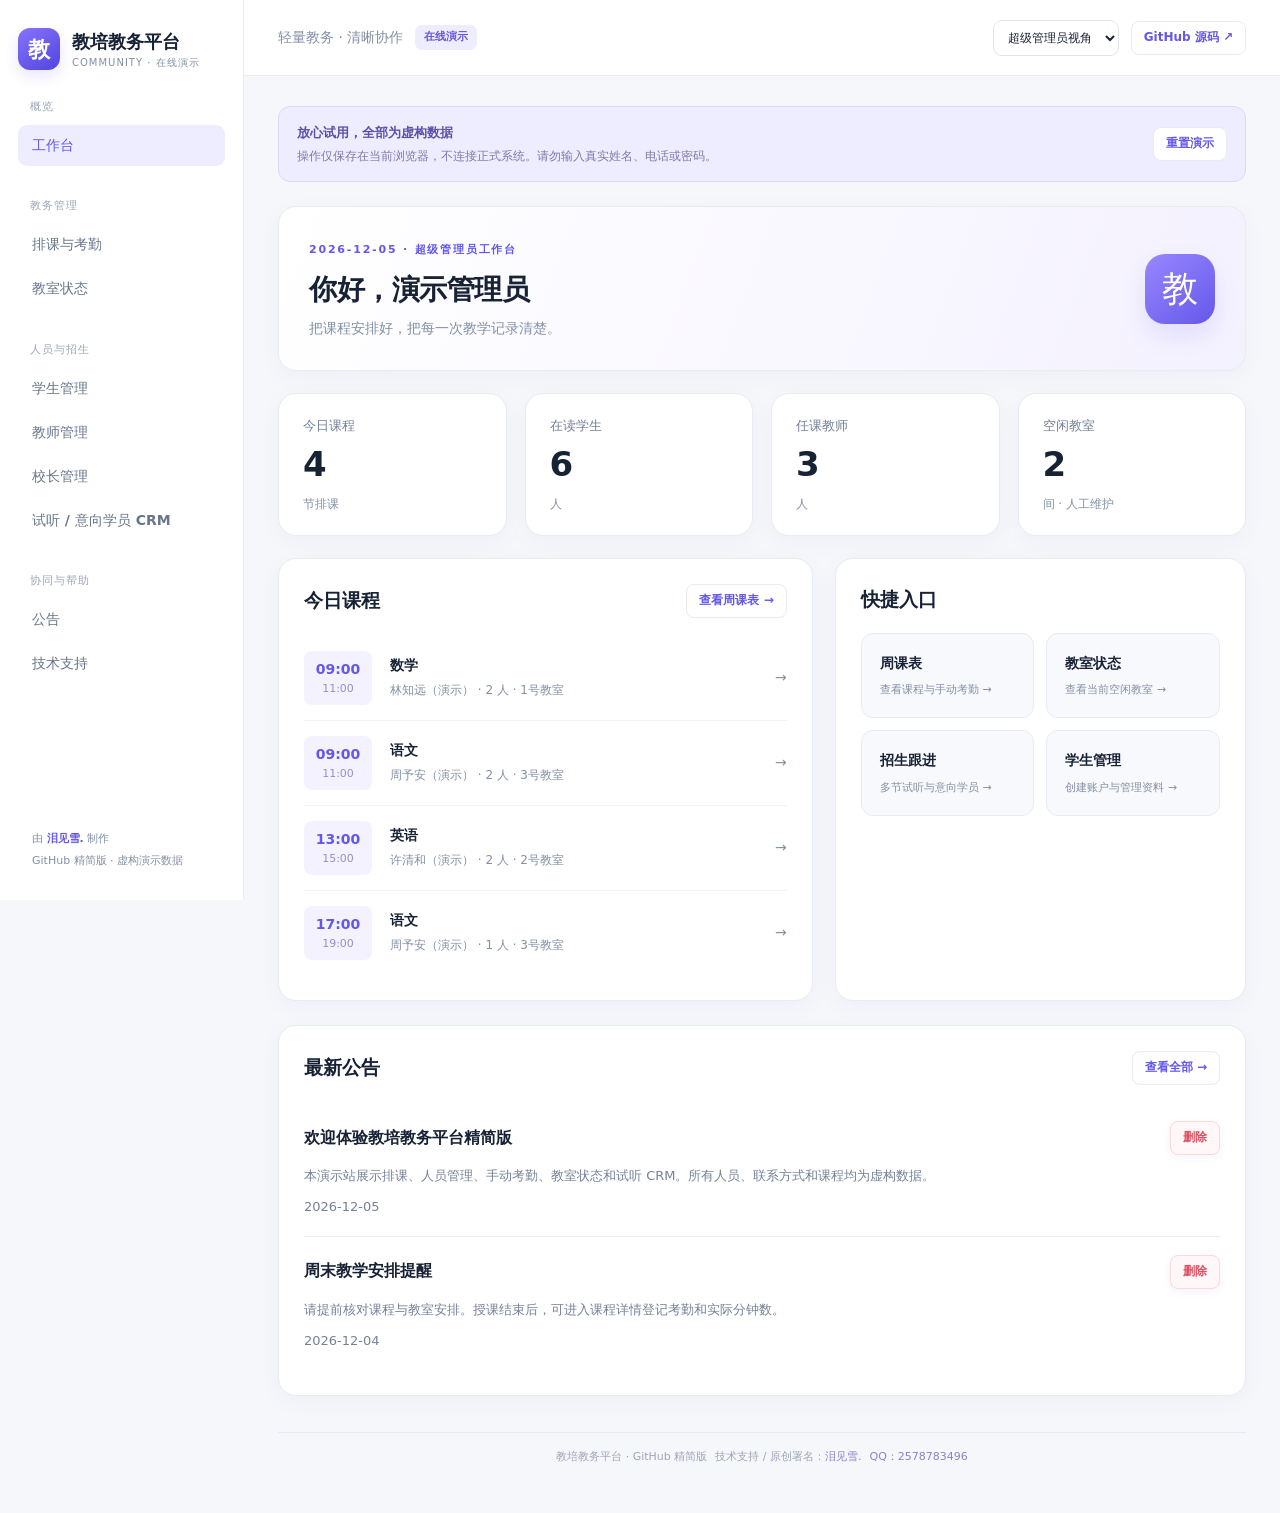
<file: docs/demo/index.html>
<!doctype html>
<html lang="zh-CN">
<head>
  <meta charset="utf-8">
  <meta name="viewport" content="width=device-width, initial-scale=1">
  <meta name="description" content="教培教务平台精简版在线演示：排课、手动考勤、人员管理、试听 CRM 和教室状态。全部为虚构数据，作者：泪见雪。">
  <meta name="theme-color" content="#6357ed">
  <title>在线演示 · 教培教务平台</title>
  <link rel="icon" type="image/svg+xml" href="./assets/favicon.svg">
  <link rel="stylesheet" href="./assets/lite.css">
  <link rel="stylesheet" href="./assets/demo.css?v=20261020-2">
  <script type="module" src="./assets/app.mjs"></script>
</head>
<body>
  <a class="skip-link" href="#view">跳到主要内容</a>
  <aside class="sidebar" id="sidebar" aria-label="主导航">
    <a class="brand" href="#home"><span class="brand-icon">教</span><span>教培教务平台<small>COMMUNITY · 在线演示</small></span></a>
    <nav id="navigation"></nav>
    <div class="sidebar-credit">由 <a href="http://154.36.185.225/" target="_blank" rel="noopener noreferrer">泪见雪.</a> 制作<br>GitHub 精简版 · 虚构演示数据</div>
  </aside>
  <header class="topbar">
    <div class="topbar-title"><button class="button small secondary menu-button" id="menu-toggle" aria-label="打开导航" aria-expanded="false" aria-controls="sidebar">☰</button><span class="subtle">轻量教务 · 清晰协作</span><span class="badge purple">在线演示</span></div>
    <div class="topbar-user"><label class="sr-only" for="role">切换演示角色</label><select id="role" aria-label="切换演示角色"><option value="admin">超级管理员视角</option><option value="principal">校长视角</option><option value="teacher">教师视角</option><option value="student">学生视角</option></select><a class="button small secondary repo-link" href="https://github.com/Hanszhaozilong/education-platform-lite" target="_blank" rel="noopener noreferrer">GitHub 源码 ↗</a></div>
  </header>
  <main>
    <div class="demo-banner"><div><strong>放心试用，全部为虚构数据</strong><p>操作仅保存在当前浏览器，不连接正式系统。请勿输入真实姓名、电话或密码。</p></div><button class="button small secondary" data-action="reset">重置演示</button></div>
    <div id="view" tabindex="-1"></div>
    <footer class="footer">教培教务平台 · GitHub 精简版<span>技术支持 / 原创署名：<a href="http://154.36.185.225/" target="_blank" rel="noopener noreferrer">泪见雪.</a></span><a href="#support">QQ：2578783496</a></footer>
  </main>
  <dialog id="dialog" aria-labelledby="dialog-title"></dialog>
  <div id="toast" class="toast" role="status" aria-live="polite"></div>
  <noscript><p class="card">请启用 JavaScript 后体验演示。也可以在 <a href="https://github.com/Hanszhaozilong/education-platform-lite">GitHub 仓库</a>查看截图和源码。</p></noscript>
</body>
</html>
</file>
<file: docs/demo/assets/lite.css>
/* Education Platform Lite · Author: 泪见雪. · http://154.36.185.225/ */
:root {
  --primary: #6357ed;
  --primary-dark: #5143d8;
  --bg: #f6f7fb;
  --text: #182235;
  --muted: #8290a4;
  --line: #e7ebf3;
  --radius: 18px;
  --shadow: 0 6px 24px rgba(26, 42, 76, 0.035);
}
* {
  box-sizing: border-box;
}
body {
  margin: 0;
  background: var(--bg);
  color: var(--text);
  font-family: Inter, "Microsoft YaHei", "PingFang SC", system-ui, sans-serif;
  font-size: 14px;
  line-height: 1.65;
}
a {
  color: var(--primary);
  text-decoration: none;
}
a:hover {
  color: var(--primary-dark);
}
button,
input,
select,
textarea {
  font: inherit;
}
button,
a,
input,
select,
textarea {
  outline-offset: 4px;
}
button {
  cursor: pointer;
}
h1,
h2,
h3,
p {
  margin: 0;
}
h1 {
  font-size: 28px;
  line-height: 1.4;
  letter-spacing: -0.5px;
}
h2 {
  font-size: 19px;
}
h3 {
  font-size: 16px;
}
small {
  font-size: 12px;
}
p.subtle {
  margin-top: 8px;
}
.subtle {
  color: var(--muted);
}
.sidebar {
  position: fixed;
  inset: 0 auto 0 0;
  width: 244px;
  background: #fff;
  border-right: 1px solid var(--line);
  padding: 28px 18px;
  display: flex;
  flex-direction: column;
  overflow: auto;
  z-index: 4;
}
.brand {
  display: flex;
  align-items: center;
  gap: 12px;
  color: var(--text);
  font-size: 18px;
  font-weight: 750;
  line-height: 1.5;
}
.brand small {
  display: block;
  color: var(--muted);
  font-size: 10px;
  font-weight: 500;
  letter-spacing: 1px;
}
.brand-icon {
  display: grid;
  place-items: center;
  color: #fff;
  background: linear-gradient(145deg, #8774fa, #5245e0);
  box-shadow: 0 6px 14px #6357ed26;
  border-radius: 12px;
  width: 42px;
  height: 42px;
  font-size: 22px;
  flex-shrink: 0;
}
.nav-label {
  font-size: 11px;
  color: #9da7b6;
  letter-spacing: 1px;
  margin: 28px 12px 9px;
}
.nav-link {
  color: #68768a;
  padding: 9px 14px;
  border-radius: 9px;
  margin-bottom: 3px;
  font-weight: 550;
}
.nav-link:hover,
.nav-link.active {
  background: #eeedff;
  color: var(--primary);
}
.sidebar-credit {
  margin-top: auto;
  padding: 30px 14px 0;
  font-size: 11px;
  color: var(--muted);
  line-height: 2;
}
.sidebar-credit a {
  font-weight: 700;
}
.topbar {
  position: sticky;
  top: 0;
  margin-left: 244px;
  min-height: 76px;
  border-bottom: 1px solid var(--line);
  background: #fffffff2;
  backdrop-filter: blur(12px);
  display: flex;
  justify-content: space-between;
  align-items: center;
  padding: 14px 34px;
  z-index: 3;
}
.topbar-user {
  display: flex;
  align-items: center;
  gap: 12px;
}
.topbar-user > a {
  color: var(--text);
  font-weight: 650;
}
.avatar {
  height: 32px;
  width: 32px;
  display: grid;
  place-items: center;
  border-radius: 50%;
  background: #eeedff;
  color: var(--primary);
  font-weight: 700;
}
main {
  margin-left: 244px;
  padding: 30px 34px 20px;
  max-width: 1800px;
}
.card {
  background: #fff;
  border: 1px solid var(--line);
  border-radius: var(--radius);
  padding: 25px;
  box-shadow: var(--shadow);
}
.spaced {
  margin-top: 24px;
}
.page-heading {
  display: flex;
  align-items: center;
  justify-content: space-between;
  gap: 20px;
  margin-bottom: 25px;
}
.page-heading .eyebrow {
  margin-bottom: 8px;
  display: block;
}
.eyebrow {
  font-size: 11px;
  font-weight: 750;
  letter-spacing: 1.8px;
  color: var(--primary);
}
.button {
  display: inline-flex;
  align-items: center;
  justify-content: center;
  gap: 6px;
  min-height: 44px;
  white-space: nowrap;
  border: 1px solid transparent;
  border-radius: 10px;
  padding: 10px 18px;
  background: var(--primary);
  color: #fff;
  font-weight: 650;
  box-shadow: 0 3px 8px #6357ed12;
}
.button:hover {
  background: var(--primary-dark);
  color: #fff;
}
.button.secondary {
  border-color: var(--line);
  background: #fff;
  color: var(--primary);
  box-shadow: none;
}
.button.secondary:hover {
  background: #f5f3ff;
  border-color: #cdc7ff;
}
.button.small {
  min-height: 34px;
  font-size: 12px;
  padding: 6px 12px;
  border-radius: 8px;
}
.button.danger {
  color: #de5364;
  border-color: #f7d9de;
  background: #fff7f8;
}
.button.full {
  width: 100%;
}
.button-group {
  display: flex;
  gap: 8px;
}
.welcome {
  display: flex;
  justify-content: space-between;
  align-items: center;
  background: linear-gradient(110deg, #fff, #f4f1ff);
  padding: 30px;
}
.welcome h1 {
  margin-top: 10px;
}
.welcome-mark {
  width: 70px;
  height: 70px;
  border-radius: 20px;
  display: grid;
  place-items: center;
  color: #fff;
  background: linear-gradient(140deg, #9987ff, #6558e9);
  font-size: 36px;
  box-shadow: 0 12px 24px #6357ed20;
}
.stats {
  display: grid;
  grid-template-columns: repeat(auto-fit, minmax(160px, 1fr));
  gap: 18px;
  margin: 22px 0;
}
.stat > span {
  color: #738096;
  font-size: 13px;
}
.stat strong {
  display: block;
  font-size: 34px;
  line-height: 1.6;
}
.stat small {
  color: var(--muted);
}
.two-columns {
  display: grid;
  grid-template-columns: 1.3fr 1fr;
  gap: 22px;
}
.section-heading {
  display: flex;
  justify-content: space-between;
  align-items: center;
  gap: 14px;
  margin-bottom: 18px;
}
.lesson-row {
  display: flex;
  gap: 18px;
  align-items: center;
  color: var(--text);
  padding: 15px 0;
  border-bottom: 1px solid #f1f3f8;
}
.lesson-row:last-child {
  border-bottom: 0;
}
.lesson-row p {
  color: var(--muted);
  font-size: 12px;
  margin-top: 4px;
}
.time-chip {
  color: var(--primary);
  font-weight: 700;
  line-height: 1.6;
  width: 68px;
  padding: 7px;
  border-radius: 8px;
  background: #f4f2ff;
  text-align: center;
}
.time-chip small {
  display: block;
  font-weight: 400;
  font-size: 11px;
  color: #968eca;
}
.row-arrow {
  margin-left: auto;
  color: var(--muted);
}
.shortcuts {
  display: grid;
  grid-template-columns: 1fr 1fr;
  gap: 12px;
}
.shortcuts > a {
  padding: 18px;
  background: #f8f9fd;
  border: 1px solid var(--line);
  border-radius: 12px;
  font-weight: 650;
  color: var(--text);
}
.shortcuts span {
  display: block;
  font-size: 11px;
  color: var(--muted);
  font-weight: 400;
  margin-top: 6px;
}
.shortcuts > a:hover {
  border-color: #cfc9ff;
  background: #f6f4ff;
}
.empty {
  text-align: center;
  padding: 48px 20px;
  color: var(--muted);
}
.badge {
  display: inline-block;
  padding: 3px 9px;
  border-radius: 7px;
  font-size: 11px;
  font-weight: 650;
  white-space: nowrap;
  margin: 2px 0;
}
.purple,
.new {
  background: #eeedff;
  color: #6658d8;
}
.free,
.converted {
  background: #e2f8ec;
  color: #27854d;
}
.occupied,
.trial {
  background: #e8f0ff;
  color: #3a68b4;
}
.maintenance,
.lost {
  background: #fff2d4;
  color: #a77b21;
}
.notice {
  padding: 18px 0;
  border-bottom: 1px solid var(--line);
}
.notice:last-child {
  border-bottom: 0;
}
.notice p {
  margin-top: 10px;
  color: #758197;
  font-size: 13px;
}
.preserve {
  white-space: pre-wrap;
  overflow-wrap: anywhere;
}
.filterbar {
  display: flex;
  gap: 12px;
  align-items: center;
  margin-bottom: 20px;
  flex-wrap: wrap;
}
.filterbar input {
  width: auto;
  min-width: 150px;
  flex: 0 1 260px;
}
.compact .filterbar,
.calendar-toolbar .filterbar {
  margin: 0;
}
.table-wrap {
  overflow: auto;
}
table {
  width: 100%;
  border-collapse: collapse;
  font-size: 13px;
}
th {
  text-align: left;
  color: #8490a3;
  background: #f8f9fc;
  font-size: 11px;
  font-weight: 650;
  padding: 14px 16px;
  white-space: nowrap;
}
td {
  padding: 20px 16px;
  border-bottom: 1px solid #edf0f5;
  vertical-align: middle;
}
td small {
  display: block;
  color: var(--muted);
  margin-top: 5px;
}
td input[type="number"] {
  width: 110px;
}
tr:last-child td {
  border-bottom: 0;
}
.note-cell {
  max-width: 270px;
  white-space: pre-wrap;
  overflow-wrap: anywhere;
  color: #758197;
  font-size: 12px;
}
.note-cell p {
  margin-top: 6px;
}
.form-card {
  max-width: 1000px;
}
.form-card h2 {
  margin-bottom: 18px;
}
.form-grid {
  display: grid;
  grid-template-columns: 1fr 1fr;
  gap: 22px;
}
.wide {
  grid-column: 1/-1;
}
label {
  display: block;
  color: #465267;
  font-weight: 600;
  font-size: 13px;
}
label > input,
label > select,
label > textarea {
  margin-top: 8px;
}
input:not([type="checkbox"]):not([type="hidden"]),
select,
textarea {
  width: 100%;
  min-height: 44px;
  background: #fff;
  border: 1px solid #dfe5ef;
  border-radius: 9px;
  padding: 10px 13px;
  color: var(--text);
}
input::placeholder,
textarea::placeholder {
  color: #a5adba;
}
input:focus,
select:focus,
textarea:focus {
  border-color: var(--primary);
  outline: 3px solid #6357ed15;
}
textarea {
  resize: vertical;
}
input[type="checkbox"] {
  accent-color: var(--primary);
  width: 16px;
  height: 16px;
  flex-shrink: 0;
}
fieldset {
  border: 1px solid var(--line);
  border-radius: 12px;
  padding: 18px;
}
legend {
  padding: 0 8px;
  font-size: 13px;
  font-weight: 650;
}
.check-grid {
  display: flex;
  flex-wrap: wrap;
  gap: 10px;
}
.check-option {
  display: flex;
  align-items: center;
  gap: 8px;
  border: 1px solid var(--line);
  border-radius: 8px;
  padding: 8px 12px;
  font-weight: 500;
}
.check-option small {
  color: var(--muted);
  font-size: 10px;
}
.form-actions {
  display: flex;
  justify-content: flex-end;
  gap: 12px;
  margin-top: 26px;
}
.hint {
  font-size: 12px;
  color: var(--muted);
  line-height: 1.9;
  margin-top: 16px;
}
.calendar-toolbar {
  display: flex;
  align-items: center;
  justify-content: space-between;
  gap: 16px;
  flex-wrap: wrap;
  margin-bottom: 24px;
}
.calendar-toolbar input {
  font-size: 12px;
  min-height: 34px;
  padding: 6px 10px;
}
.week-grid {
  display: grid;
  grid-template-columns: repeat(7, minmax(112px, 1fr));
  gap: 12px;
  overflow: auto;
  padding-bottom: 6px;
}
.day-column {
  background: #f8f9fc;
  border: 1px solid var(--line);
  border-radius: 12px;
  min-height: 340px;
  padding: 12px;
}
.day-heading {
  text-align: center;
  border-bottom: 1px solid #e5e9f2;
  padding: 0 0 14px;
  margin-bottom: 14px;
}
.day-heading small {
  display: block;
  color: var(--muted);
  font-size: 11px;
  margin-top: 3px;
}
.calendar-event {
  display: block;
  border: 1px solid #e3dcff;
  border-left: 3px solid #9b8ff6;
  background: #f2eeff;
  border-radius: 8px;
  padding: 10px;
  color: #584aa1;
  margin-bottom: 12px;
}
.calendar-event:hover {
  background: #e9e2ff;
  color: #514096;
}
.calendar-event > span {
  display: block;
  font-size: 10px;
  font-weight: 650;
  margin-bottom: 6px;
}
.calendar-event p {
  font-size: 11px;
  margin-top: 5px;
}
.calendar-event small {
  font-size: 10px;
  color: #9a90ba;
}
.day-empty {
  text-align: center;
  color: #adb5c3;
  font-size: 11px;
  margin-top: 46px;
}
.room-grid {
  display: grid;
  grid-template-columns: repeat(auto-fill, minmax(260px, 1fr));
  gap: 20px;
  margin-top: 22px;
}
.room .section-heading h2 {
  font-size: 19px;
}
.room-description {
  color: var(--muted);
  min-height: 50px;
  font-size: 12px;
}
.room label {
  margin-bottom: 15px;
}
.inline-label {
  display: flex;
  align-items: center;
  gap: 15px;
}
.inline-label input {
  margin: 0;
}
.trial-info {
  margin-bottom: 10px;
  white-space: nowrap;
  font-size: 12px;
}
.trial-info small {
  margin-top: 3px;
}
.action-stack {
  display: flex;
  flex-wrap: wrap;
  gap: 8px;
  max-width: 220px;
}
.action-stack form {
  display: inline-flex;
}
.alert {
  padding: 14px 18px;
  border: 1px solid var(--line);
  border-radius: 10px;
  background: #fff;
  margin-bottom: 20px;
  font-size: 13px;
}
.alert.success {
  background: #eaf9ef;
  border-color: #c1ead0;
  color: #258549;
}
.alert.error {
  background: #fff1f3;
  border-color: #f2c8d0;
  color: #b44052;
}
.alert.info {
  background: #edf2ff;
  color: #506db3;
}
dialog {
  border: 1px solid var(--line);
  border-radius: 22px;
  padding: 30px;
  width: min(780px, calc(100vw - 32px));
  max-height: 90vh;
  overflow: auto;
  box-shadow: 0 20px 100px #13213e26;
}
dialog::backdrop {
  background: #1f293766;
  backdrop-filter: blur(3px);
}
.dialog-heading {
  display: flex;
  justify-content: space-between;
  align-items: center;
  gap: 20px;
  margin-bottom: 24px;
}
.dialog-heading h2 {
  margin-top: 5px;
}
.close {
  font-size: 25px;
  line-height: 1;
  border: 0;
  background: none;
  color: #8e9aae;
  padding: 5px;
}
.trial-form {
  display: grid;
  grid-template-columns: 1fr 1fr;
  gap: 15px;
  border: 1px solid var(--line);
  padding: 18px;
  border-radius: 12px;
  margin-bottom: 14px;
}
.trial-form > button {
  justify-self: end;
  align-self: end;
}
.support-card {
  display: grid;
  grid-template-columns: 1fr 300px;
  gap: 50px;
  align-items: center;
  max-width: 1000px;
}
.author-name {
  font-size: 40px;
  letter-spacing: -1px;
  margin: 22px 0 6px;
}
.contacts {
  display: grid;
  grid-template-columns: 70px 1fr;
  gap: 16px 20px;
  margin: 30px 0;
}
.contacts dt {
  color: var(--muted);
}
.contacts dd {
  margin: 0;
  font-weight: 650;
}
.support-card figure {
  margin: 0;
  text-align: center;
}
.support-card img {
  width: 100%;
  height: auto;
  display: block;
  border: 1px solid var(--line);
  border-radius: 14px;
}
.support-card figcaption {
  color: var(--muted);
  font-size: 11px;
  margin-top: 12px;
}
.footer {
  display: flex;
  flex-wrap: wrap;
  justify-content: center;
  gap: 16px;
  color: #9ca6b6;
  font-size: 11px;
  margin: 36px 0 12px;
  padding: 15px;
  border-top: 1px solid var(--line);
}
.footer a {
  color: #8c80c7;
}
.guest {
  background:
    radial-gradient(ellipse at 90% 0, #e9e4ff, transparent 50%), #f6f7fb;
}
.guest main {
  margin: 0;
  max-width: 1250px;
  margin-inline: auto;
  padding: 35px 24px;
}
.login-wrap {
  max-width: 470px;
  margin: 30px auto 60px;
}
.login-brand {
  margin: 0 0 30px;
  font-size: 22px;
}
.login-brand .brand-icon {
  width: 52px;
  height: 52px;
  font-size: 28px;
}
.login-brand small {
  font-size: 12px;
  letter-spacing: 0;
}
.login-card {
  padding: 38px;
}
.login-card h1 {
  margin: 12px 0;
}
.login-card .subtle {
  font-size: 13px;
}
.login-card form {
  margin-top: 28px;
}
.login-card label {
  margin-bottom: 22px;
}
.login-card input {
  background: #f9fafc;
}
.login-card .button {
  margin-top: 6px;
}
.login-help {
  margin-top: 20px;
  font-size: 11px;
  color: #96a0b1;
  text-align: center;
}
.error-card {
  max-width: 700px;
  margin: 50px auto;
  text-align: center;
  padding: 50px;
}
.error-card p {
  margin: 20px 0 30px;
}
.error-card .button {
  margin: 0 6px;
}
[hidden] {
  display: none !important;
}
@media (max-width: 1100px) {
  .sidebar {
    width: 208px;
  }
  .topbar,
  main {
    margin-left: 208px;
  }
  .topbar {
    padding: 14px 24px;
  }
  main {
    padding: 24px;
  }
  .topbar > .subtle {
    display: none;
  }
  .two-columns {
    grid-template-columns: 1fr;
  }
  .support-card {
    grid-template-columns: 1fr 240px;
    gap: 25px;
  }
}
@media (max-width: 760px) {
  .sidebar {
    position: relative;
    width: auto;
    padding: 18px;
    display: flex;
    flex-direction: row;
    align-items: center;
    flex-wrap: wrap;
    gap: 6px;
    border-bottom: 1px solid var(--line);
  }
  .sidebar .brand {
    width: 100%;
    margin-bottom: 12px;
  }
  .sidebar .nav-label,
  .sidebar-credit {
    display: none;
  }
  .nav-link {
    font-size: 12px;
    padding: 5px 10px;
  }
  .topbar {
    margin: 0;
    position: relative;
    padding: 12px 18px;
    min-height: 60px;
    justify-content: flex-end;
  }
  .topbar-user {
    gap: 8px;
    font-size: 12px;
  }
  .topbar-user .badge {
    font-size: 10px;
  }
  main {
    margin: 0;
    padding: 22px 16px;
  }
  h1 {
    font-size: 23px;
  }
  .page-heading {
    align-items: flex-start;
    flex-wrap: wrap;
  }
  .page-heading > .button {
    font-size: 12px;
  }
  .card {
    padding: 20px;
  }
  .stats {
    grid-template-columns: 1fr 1fr;
    gap: 12px;
  }
  .stat strong {
    font-size: 28px;
  }
  .welcome {
    padding: 24px;
  }
  .welcome-mark {
    width: 48px;
    height: 48px;
    font-size: 26px;
  }
  .form-grid {
    grid-template-columns: 1fr;
  }
  .wide {
    grid-column: auto;
  }
  .support-card {
    grid-template-columns: 1fr;
  }
  .support-card figure {
    max-width: 260px;
    margin: auto;
  }
  .contacts {
    font-size: 13px;
    gap: 12px;
  }
  .calendar-toolbar > strong {
    order: -1;
    width: 100%;
  }
  .calendar-toolbar {
    gap: 10px;
  }
  .calendar-toolbar .filterbar {
    width: 100%;
  }
  .trial-form {
    grid-template-columns: 1fr;
  }
  .login-wrap {
    margin-top: 10px;
  }
  .login-card {
    padding: 28px;
  }
  .footer {
    gap: 6px 12px;
  }
  .room-grid {
    grid-template-columns: 1fr;
  }
}

.calendar-toolbar .filterbar {
  flex-wrap: nowrap;
}
.calendar-toolbar .filterbar input:not([type="checkbox"]):not([type="hidden"]) {
  width: 160px;
  min-width: 160px;
}
.filterbar > input:not([type="checkbox"]):not([type="hidden"]) {
  width: 260px;
}

@media (min-width: 761px) {
  dialog .form-grid {
    gap: 12px;
  }
  dialog .spaced {
    margin-top: 16px;
  }
  dialog .dialog-heading {
    margin-bottom: 16px;
  }
  dialog .form-actions {
    margin-top: 16px;
  }
  .trial-form {
    grid-template-columns: 1fr 1.2fr 1.3fr auto;
    padding: 12px;
    gap: 12px;
  }
  .trial-form label {
    min-width: 0;
  }
}
</file>
<file: docs/demo/assets/demo.css>
/* Demo additions to the existing Lite design. Author: 泪见雪. */
html {scroll-behavior:smooth}body{overflow-wrap:anywhere}.sidebar nav{display:flex;flex-direction:column}.sidebar{gap:0}.topbar-title{display:flex;align-items:center;gap:12px}.topbar-user select{width:auto;max-width:190px;font-size:12px;min-height:36px;padding:6px 10px}.topbar-user{flex-wrap:wrap;justify-content:flex-end}.demo-banner{display:flex;gap:16px;justify-content:space-between;align-items:center;background:#eeedff;border:1px solid #dcd7ff;border-radius:12px;padding:14px 18px;margin-bottom:24px;color:#5c51a8}.demo-banner strong{font-size:13px}.demo-banner p{font-size:12px;margin-top:3px;color:#8178a9}.menu-button{display:none}.page-heading h1{font-size:25px}.page-heading .button-group{flex-wrap:wrap}.view-tabs{display:flex;gap:6px;flex-wrap:wrap;margin-bottom:20px}.view-tabs .active{background:var(--primary);color:#fff}.table-wrap td .button{margin:3px}.table-wrap td{max-width:340px}.person-name{display:flex;gap:10px;align-items:center;white-space:nowrap}.person-name .avatar{flex-shrink:0}.table-wrap .subtle{white-space:normal}.calendar-event{width:100%;text-align:left;font:inherit;cursor:pointer}.calendar-event strong{font-size:13px}.week-scroll{overflow:auto}.week-grid{min-width:900px;overflow:visible}.day-column.today{border-color:#b7adff;background:#f5f2ff}.day-column.today .day-heading{color:var(--primary)}.lesson-row{background:none;width:100%;border:0;border-bottom:1px solid #f1f3f8;font:inherit;text-align:left}.lesson-row strong{display:block}.stats .card{padding:20px 24px}.text-link{background:none;border:0;color:var(--primary);font:inherit;cursor:pointer}.details-grid{display:grid;grid-template-columns:1fr 1fr;gap:18px;padding:20px;background:#f8f9fc;border-radius:12px;margin-bottom:20px}.details-grid dt{color:var(--muted);font-size:12px}.details-grid dd{margin:4px 0 0;font-weight:600}.lesson-note{margin-bottom:22px}.status-present{background:#e2f8ec;color:#27854d}.status-absent{background:#fff1f3;color:#b44052}.status-leave,.status-late{background:#fff2d4;color:#a77b21}.modal-error{color:#b44052;background:#fff1f3;border-radius:8px;padding:10px 14px;margin-top:16px}.modal-error:empty{display:none}.form-grid .check-grid{margin-top:8px}.check-option{font-size:12px}.check-option input{margin:0}.trial-editor{border:1px solid var(--line);border-radius:12px;padding:16px;margin-bottom:12px}.trial-editor .form-grid{gap:14px}.trial-editor .button{margin-top:14px}.room-grid{margin-top:0}.room p{min-height:46px}.room .button{margin-top:18px}.notice .section-heading{margin:0}.support-layout{display:grid;grid-template-columns:1.2fr 1fr;gap:22px}.support-layout h2{margin-bottom:12px}.support-layout p{margin:12px 0}.support-contact{padding:18px;border:1px solid var(--line);border-radius:12px;margin-top:12px;display:flex;justify-content:space-between;align-items:center;gap:12px}.scope-list{padding-left:20px;color:#758197;line-height:2.1}.toast{position:fixed;bottom:28px;left:50%;transform:translateX(-50%);max-width:calc(100vw - 32px);padding:12px 22px;background:#252b40;color:#fff;border-radius:10px;z-index:20;box-shadow:0 8px 30px #18223530;opacity:0;pointer-events:none;transition:opacity .15s}.toast.visible{opacity:1}.sr-only{position:absolute;width:1px;height:1px;padding:0;margin:-1px;overflow:hidden;clip:rect(0,0,0,0);white-space:nowrap;border:0}.skip-link{position:fixed;top:-70px;left:20px;z-index:30;background:#fff;padding:12px;border:2px solid var(--primary)}.skip-link:focus{top:10px}.empty .button{margin-top:16px}button:disabled{opacity:.55;cursor:not-allowed}dialog{color:var(--text)}dialog .form-actions{flex-wrap:wrap}.footer{flex-wrap:wrap;gap:8px}.privacy-hint{font-size:12px;color:var(--muted);margin-top:10px}.button:focus-visible,.calendar-event:focus-visible,.text-link:focus-visible{outline:3px solid #b9b0ff}.data-disclaimer{padding:14px;background:#f8f9fc;border-radius:10px;font-size:12px;color:#758197;margin-bottom:18px}
@media(max-width:1100px){.topbar{padding:14px 22px}.repo-link{display:none}main{padding:24px 22px}.topbar-title>.subtle{display:none}.stats{gap:12px}.two-columns,.support-layout{grid-template-columns:1fr}.welcome{padding:24px}.welcome h1{font-size:25px}}
@media(max-width:760px){.sidebar{display:flex;width:244px;transform:translateX(-100%);transition:transform .2s;box-shadow:10px 0 40px #18223515;top:68px}.sidebar.open{transform:translateX(0)}.menu-button{display:inline-flex}.topbar{margin-left:0;min-height:68px;padding:12px 16px;gap:12px}main{margin-left:0;padding:18px 16px}.topbar-user{gap:6px}.topbar-user select{max-width:168px}.topbar-title{gap:8px}.demo-banner{align-items:flex-start;flex-direction:column;padding:14px}.demo-banner .button{align-self:flex-end}.page-heading{align-items:flex-start;gap:14px;flex-direction:column}.page-heading h1{font-size:23px}.card{padding:20px}.stats{grid-template-columns:1fr 1fr}.stat strong{font-size:28px}.stats .card{padding:16px}.welcome{gap:12px}.welcome h1{font-size:21px}.welcome-mark{width:52px;height:52px;font-size:27px;border-radius:14px;flex-shrink:0}.welcome .eyebrow{font-size:10px;letter-spacing:.6px}.welcome p{font-size:12px}.two-columns{gap:18px}.shortcuts>a{padding:14px}.form-grid{grid-template-columns:1fr}.wide{grid-column:auto}.details-grid{gap:14px}.filterbar{align-items:stretch}.filterbar input,.filterbar select{min-width:0;flex:1 1 130px;width:auto}.room-grid{grid-template-columns:1fr}.footer{line-height:1.9}.support-layout{gap:18px}.support-contact{align-items:flex-start;flex-wrap:wrap}.table-wrap{max-width:100%}.table-wrap table{min-width:620px}.table-wrap.attendance-table table{min-width:480px}.notice .section-heading{align-items:flex-start}.filterbar .button{min-height:44px}dialog{padding:22px;max-height:calc(100dvh - 32px)}.calendar-toolbar .button-group{flex-wrap:wrap}.calendar-toolbar>strong{font-size:13px}.demo-banner p{max-width:100%}}
@media(prefers-reduced-motion:reduce){*{scroll-behavior:auto!important;transition:none!important}}
@media(min-width:761px){.filterbar select{width:auto;min-width:145px;flex:0 1 180px}.filterbar{gap:10px}}
@media(max-width:760px){.sidebar{position:fixed;inset:68px auto 0 0;width:244px;padding:22px 18px;flex-direction:column;align-items:stretch;flex-wrap:nowrap;gap:0;z-index:5}.sidebar .brand{margin-bottom:0}.sidebar .nav-label{display:block;margin-top:22px}.sidebar-credit{display:block}.sidebar .nav-link{padding:9px 14px}.topbar{position:sticky;top:0;justify-content:space-between}.filterbar>input:not([type="checkbox"]):not([type="hidden"]){width:auto}}
</file>
